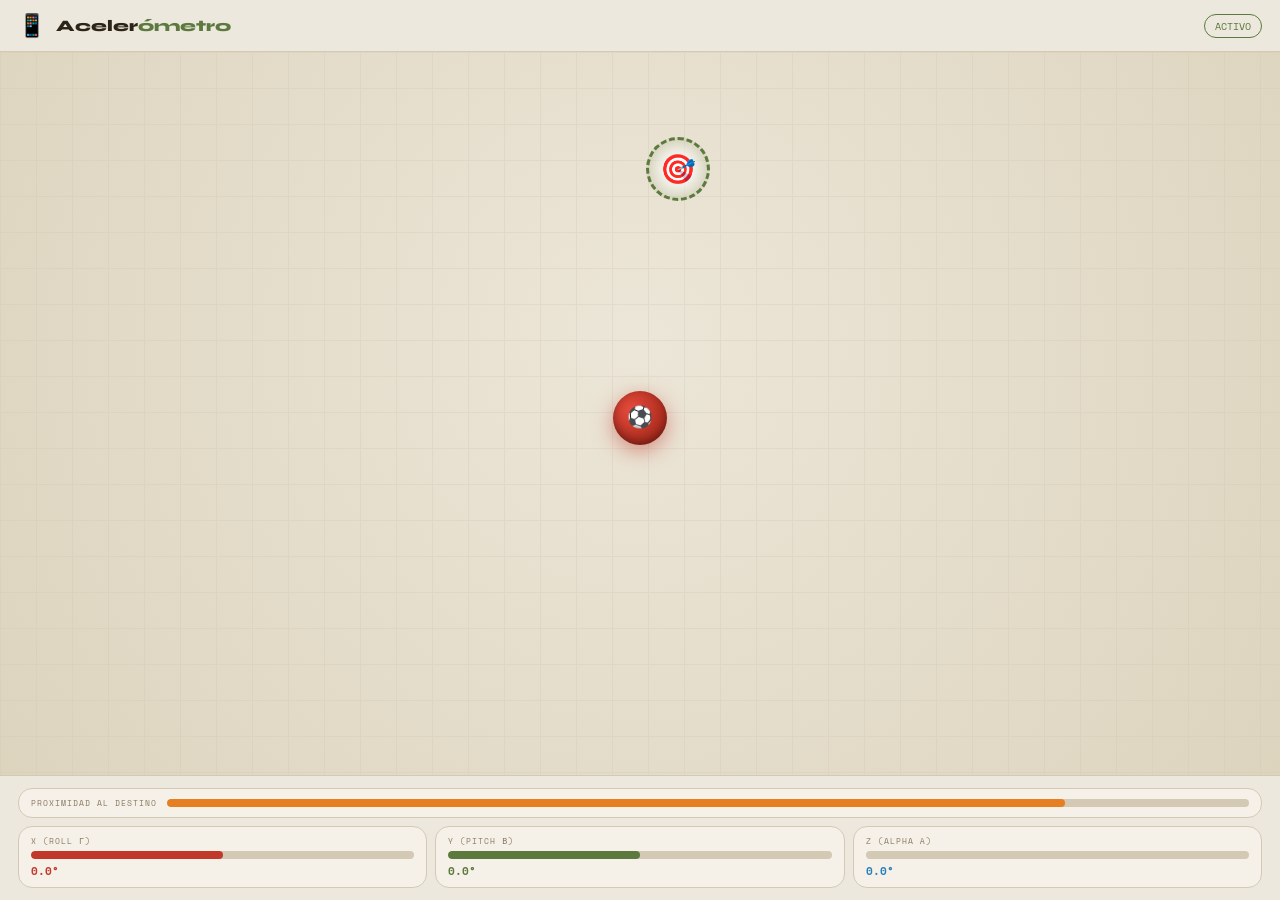
<file: Accelerometer/index.html>
<!DOCTYPE html>
<html lang="es">
<head>
  <meta charset="UTF-8" />
  <meta name="viewport" content="width=device-width, initial-scale=1.0, maximum-scale=1.0, user-scalable=no" />
  <title>Acelerómetro — Pitch & Roll</title>
  <link href="https://fonts.googleapis.com/css2?family=Space+Mono:wght@400;700&family=Syne:wght@600;800&display=swap" rel="stylesheet" />
  <style>
    :root {
      --bg: #f5f0e8;
      --surface: #ede8dd;
      --border: #d4c9b5;
      --accent: #5c7a3e;
      --accent2: #c0392b;
      --text: #2c2416;
      --muted: #8a7a62;
      --radius: 14px;
    }

    * { box-sizing: border-box; margin: 0; padding: 0; }

    body {
      font-family: 'Syne', sans-serif;
      background: var(--bg);
      color: var(--text);
      height: 100dvh;
      display: flex;
      flex-direction: column;
      overflow: hidden;
      user-select: none;
    }

    header {
      background: var(--surface);
      border-bottom: 1px solid var(--border);
      padding: 12px 18px;
      display: flex;
      align-items: center;
      gap: 10px;
      flex-shrink: 0;
    }

    header .logo { font-size: 1.4rem; }
    header h1 { font-size: 1rem; font-weight: 800; }
    header h1 span { color: var(--accent); }

    .status-badge {
      margin-left: auto;
      font-family: 'Space Mono', monospace;
      font-size: 0.6rem;
      padding: 4px 10px;
      border-radius: 20px;
      border: 1.5px solid var(--border);
      color: var(--muted);
    }

    .status-badge.active {
      border-color: var(--accent);
      color: var(--accent);
      animation: pulse 2s infinite;
    }

    @keyframes pulse {
      0%, 100% { opacity: 1; }
      50% { opacity: 0.4; }
    }

    #arena {
      flex: 1;
      position: relative;
      overflow: hidden;
      background: radial-gradient(circle at 50% 40%, #ece6d8, #ddd4be);
    }

    #arena::before {
      content: '';
      position: absolute;
      inset: 0;
      background-image:
        linear-gradient(var(--border) 1px, transparent 1px),
        linear-gradient(90deg, var(--border) 1px, transparent 1px);
      background-size: 36px 36px;
      opacity: 0.35;
      pointer-events: none;
    }

    #target {
      position: absolute;
      width: 64px; height: 64px;
      border-radius: 50%;
      background: radial-gradient(circle, #fff 20%, rgba(92,122,62,0.1) 70%);
      border: 3px dashed var(--accent);
      transform: translate(-50%, -50%);
      display: flex; align-items: center; justify-content: center;
      font-size: 1.8rem;
      animation: pulse-target 2s infinite;
    }

    @keyframes pulse-target {
      0%, 100% { box-shadow: 0 0 0 0 rgba(92,122,62,0.4); }
      50%       { box-shadow: 0 0 0 16px rgba(92,122,62,0); }
    }

    #ball {
      position: absolute;
      width: 54px; height: 54px;
      border-radius: 50%;
      background: radial-gradient(circle at 35% 35%, #e74c3c, #8e1c10);
      box-shadow: 0 6px 20px rgba(192,57,43,0.5), inset 0 -4px 8px rgba(0,0,0,0.3);
      transform: translate(-50%, -50%);
      z-index: 5;
      display: flex; align-items: center; justify-content: center;
      font-size: 1.3rem;
    }

    #ball.won {
      background: radial-gradient(circle at 35% 35%, #2ecc71, #1a7a43);
      box-shadow: 0 6px 24px rgba(46,204,113,0.6);
      animation: victory 0.5s ease;
    }

    @keyframes victory {
      0%   { transform: translate(-50%, -50%) scale(1); }
      50%  { transform: translate(-50%, -50%) scale(1.6); }
      100% { transform: translate(-50%, -50%) scale(1); }
    }

    #panel {
      background: var(--surface);
      border-top: 1px solid var(--border);
      padding: 12px 18px;
      flex-shrink: 0;
      display: flex;
      flex-direction: column;
      gap: 8px;
    }

    .data-row { display: flex; gap: 8px; }

    .data-card {
      flex: 1;
      background: var(--bg);
      border: 1px solid var(--border);
      border-radius: var(--radius);
      padding: 8px 12px;
    }

    .data-card .lbl {
      font-family: 'Space Mono', monospace;
      font-size: 0.52rem;
      color: var(--muted);
      text-transform: uppercase;
      letter-spacing: 1px;
      margin-bottom: 3px;
    }

    .data-card .val {
      font-family: 'Space Mono', monospace;
      font-size: 0.9rem;
      font-weight: 700;
    }

    .data-card .val.green  { color: var(--accent); }
    .data-card .val.red    { color: var(--accent2); }
    .data-card .val.orange { color: #e67e22; }

    .progress-wrap {
      display: flex;
      align-items: center;
      gap: 10px;
      background: var(--bg);
      border: 1px solid var(--border);
      border-radius: var(--radius);
      padding: 8px 12px;
    }

    .progress-wrap .lbl {
      font-family: 'Space Mono', monospace;
      font-size: 0.52rem;
      color: var(--muted);
      text-transform: uppercase;
      letter-spacing: 1px;
      white-space: nowrap;
    }

    .bar { flex: 1; height: 8px; background: var(--border); border-radius: 4px; overflow: hidden; }
    .bar-fill { height: 100%; border-radius: 4px; background: var(--accent); transition: width 0.15s, background 0.15s; }
    .bar-fill.near { background: #e67e22; }
    .bar-fill.won  { background: #27ae60; }

    #perm-overlay {
      position: absolute;
      inset: 0;
      background: rgba(245,240,232,0.96);
      display: flex;
      flex-direction: column;
      align-items: center;
      justify-content: center;
      gap: 16px;
      z-index: 100;
      text-align: center;
      padding: 30px;
    }

    #perm-overlay h2 { font-size: 1.3rem; font-weight: 800; }
    #perm-overlay p  { color: var(--muted); font-size: 0.85rem; line-height: 1.6; }

    .btn {
      font-family: 'Syne', sans-serif;
      font-weight: 700;
      font-size: 0.9rem;
      padding: 12px 28px;
      border-radius: 30px;
      border: none;
      cursor: pointer;
      background: var(--accent);
      color: #fff;
      box-shadow: 0 4px 16px rgba(92,122,62,0.3);
    }

    #toast {
      position: fixed;
      bottom: 130px;
      left: 50%;
      transform: translateX(-50%) translateY(20px);
      background: var(--accent);
      color: #fff;
      font-family: 'Syne', sans-serif;
      font-weight: 700;
      font-size: 0.9rem;
      padding: 12px 24px;
      border-radius: 30px;
      opacity: 0;
      transition: all 0.3s;
      z-index: 999;
      pointer-events: none;
    }
    #toast.show { opacity: 1; transform: translateX(-50%) translateY(0); }
  </style>
</head>
<body>

<header>
  <div class="logo">📱</div>
  <h1>Aceler<span>ómetro</span></h1>
  <div class="status-badge" id="status-badge">INACTIVO</div>
</header>

<div id="arena">
  <div id="target">🎯</div>
  <div id="ball">⚽</div>

  <div id="perm-overlay">
    <div style="font-size:3rem">📱</div>
    <h2>Permiso de movimiento</h2>
    <p>Esta app necesita acceder al acelerómetro para detectar la inclinación del dispositivo.</p>
    <button class="btn" id="btn-perm">Activar acelerómetro</button>
  </div>
</div>

<div id="panel">
  <div class="progress-wrap">
    <span class="lbl">Proximidad al destino</span>
    <div class="bar"><div class="bar-fill" id="bar-fill" style="width:0%"></div></div>
  </div>

  <div class="data-row">
    <div class="data-card">
      <div class="lbl">X (Roll γ)</div>
      <div class="bar" style="margin-top:4px"><div class="bar-fill" id="acc-x-bar" style="width:50%;background:#c0392b"></div></div>
      <div class="val red" id="acc-x-val" style="font-size:0.7rem;margin-top:3px">0.0°</div>
    </div>
    <div class="data-card">
      <div class="lbl">Y (Pitch β)</div>
      <div class="bar" style="margin-top:4px"><div class="bar-fill" id="acc-y-bar" style="width:50%;background:#5c7a3e"></div></div>
      <div class="val green" id="acc-y-val" style="font-size:0.7rem;margin-top:3px">0.0°</div>
    </div>
    <div class="data-card">
      <div class="lbl">Z (Alpha α)</div>
      <div class="bar" style="margin-top:4px"><div class="bar-fill" id="acc-z-bar" style="width:50%;background:#2980b9"></div></div>
      <div class="val" id="acc-z-val" style="font-size:0.7rem;margin-top:3px;color:#2980b9">0.0°</div>
    </div>
  </div>
</div>

<div id="toast"></div>

<script>
  const arena  = document.getElementById('arena');
  const ball   = document.getElementById('ball');
  const target = document.getElementById('target');
  const badge  = document.getElementById('status-badge');
  const toast  = document.getElementById('toast');

  let ballX, ballY, targetX, targetY, won = false;

  function initPositions() {
    const w = arena.clientWidth, h = arena.clientHeight;
    ballX = w / 2; ballY = h / 2;
    targetX = 60 + Math.random() * (w - 120);
    targetY = 60 + Math.random() * (h - 120);
    ball.style.left   = ballX + 'px';
    ball.style.top    = ballY + 'px';
    target.style.left = targetX + 'px';
    target.style.top  = targetY + 'px';
    ball.classList.remove('won');
    won = false;
  }

  function updateBall() {
    const w = arena.clientWidth, h = arena.clientHeight;
    ballX = Math.max(27, Math.min(w - 27, ballX));
    ballY = Math.max(27, Math.min(h - 27, ballY));
    ball.style.left = ballX + 'px';
    ball.style.top  = ballY + 'px';

    const dx = targetX - ballX, dy = targetY - ballY;
    const dist = Math.sqrt(dx * dx + dy * dy);


    const maxDist = Math.sqrt(w * w + h * h);
    const pct = Math.max(0, 100 - (dist / maxDist) * 100);
    const fill = document.getElementById('bar-fill');
    fill.style.width = pct + '%';
    fill.className = 'bar-fill' + (pct > 85 ? ' won' : pct > 60 ? ' near' : '');

    if (dist < 35 && !won) {
      won = true;
      ball.classList.add('won');
      if (navigator.vibrate) navigator.vibrate([200, 100, 200]);
      showToast('🎉 ¡Llegaste al destino!');
      setTimeout(initPositions, 2000);
    }
  }

  function startAccel() {
    badge.textContent = 'ACTIVO';
    badge.classList.add('active');

    window.addEventListener('deviceorientation', (e) => {
      const pitch = e.beta  ?? 0;
      const roll  = e.gamma ?? 0;
      const alpha = e.alpha ?? 0;



      // X = roll (-90..90 → 0..100%)
      const xPct = Math.max(0, Math.min(100, (roll + 90) / 180 * 100));
      document.getElementById('acc-x-bar').style.width = xPct + '%';
      document.getElementById('acc-x-val').textContent = roll.toFixed(1) + '°';

      // Y = pitch (-180..180 → 0..100%)
      const yPct = Math.max(0, Math.min(100, (pitch + 180) / 360 * 100));
      document.getElementById('acc-y-bar').style.width = yPct + '%';
      document.getElementById('acc-y-val').textContent = pitch.toFixed(1) + '°';

      // Z = alpha (0..360 → 0..100%)
      const zPct = (alpha / 360) * 100;
      document.getElementById('acc-z-bar').style.width = zPct + '%';
      document.getElementById('acc-z-val').textContent = alpha.toFixed(1) + '°';

      ballX += roll  * 0.4;
      ballY += pitch * 0.4;
      updateBall();
    });
  }

  document.getElementById('btn-perm').addEventListener('click', async () => {
    if (typeof DeviceOrientationEvent !== 'undefined' &&
        typeof DeviceOrientationEvent.requestPermission === 'function') {
      try {
        const p = await DeviceOrientationEvent.requestPermission();
        if (p === 'granted') {
          document.getElementById('perm-overlay').style.display = 'none';
          initPositions();
          startAccel();
        }
      } catch(e) {}
    } else {
      document.getElementById('perm-overlay').style.display = 'none';
      initPositions();
      startAccel();
    }
  });

  function showToast(msg) {
    toast.textContent = msg;
    toast.classList.add('show');
    setTimeout(() => toast.classList.remove('show'), 2500);
  }

  // Android/Desktop: sin permiso necesario
  if (typeof DeviceOrientationEvent === 'undefined' ||
      typeof DeviceOrientationEvent.requestPermission !== 'function') {
    document.getElementById('perm-overlay').style.display = 'none';
    initPositions();
    startAccel();
  }
</script>
</body>
</html>
</file>
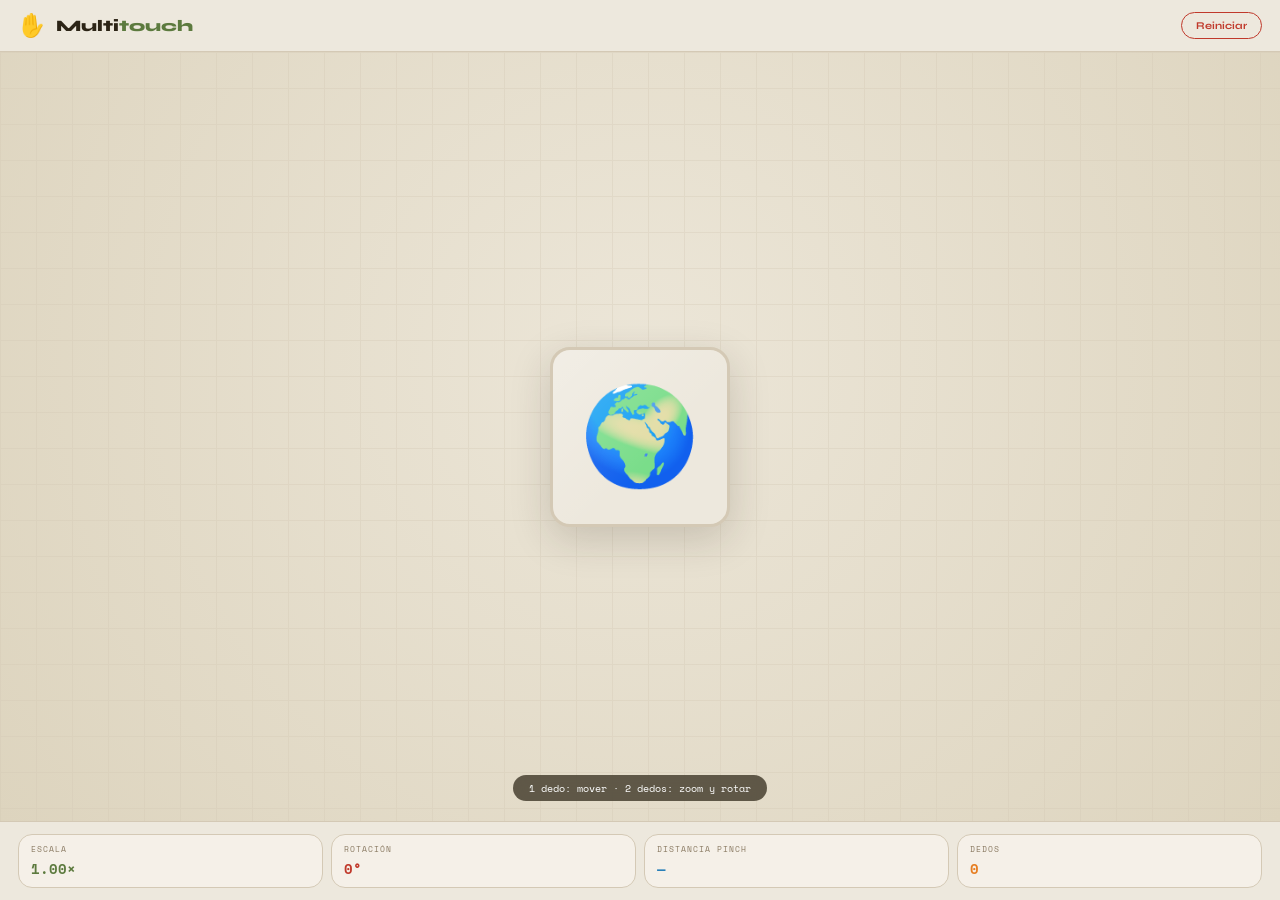
<file: Multitouch/index.html>
<!DOCTYPE html>
<html lang="es">
<head>
  <meta charset="UTF-8" />
  <meta name="viewport" content="width=device-width, initial-scale=1.0, maximum-scale=1.0, user-scalable=no" />
  <title>Multi-touch — Pinch & Rotate</title>
  <link href="https://fonts.googleapis.com/css2?family=Space+Mono:wght@400;700&family=Syne:wght@600;800&display=swap" rel="stylesheet" />
  <style>
    :root {
      --bg: #f5f0e8;
      --surface: #ede8dd;
      --border: #d4c9b5;
      --accent: #5c7a3e;
      --accent2: #c0392b;
      --text: #2c2416;
      --muted: #8a7a62;
      --radius: 14px;
    }

    * { box-sizing: border-box; margin: 0; padding: 0; }

    body {
      font-family: 'Syne', sans-serif;
      background: var(--bg);
      color: var(--text);
      height: 100dvh;
      display: flex;
      flex-direction: column;
      overflow: hidden;
      user-select: none;
      touch-action: none;
    }

    header {
      background: var(--surface);
      border-bottom: 1px solid var(--border);
      padding: 12px 18px;
      display: flex;
      align-items: center;
      gap: 10px;
      flex-shrink: 0;
    }

    header .logo { font-size: 1.4rem; }
    header h1 { font-size: 1rem; font-weight: 800; }
    header h1 span { color: var(--accent); }

    .btn-reset {
      margin-left: auto;
      font-family: 'Syne', sans-serif;
      font-weight: 700;
      font-size: 0.65rem;
      padding: 6px 14px;
      border-radius: 20px;
      border: 1.5px solid var(--accent2);
      background: transparent;
      color: var(--accent2);
      cursor: pointer;
    }

    /* Arena */
    #arena {
      flex: 1;
      position: relative;
      overflow: hidden;
      background: radial-gradient(circle at 50% 40%, #ece6d8, #ddd4be);
      display: flex;
      align-items: center;
      justify-content: center;
      touch-action: none;
    }

    #arena::before {
      content: '';
      position: absolute;
      inset: 0;
      background-image:
        linear-gradient(var(--border) 1px, transparent 1px),
        linear-gradient(90deg, var(--border) 1px, transparent 1px);
      background-size: 36px 36px;
      opacity: 0.35;
      pointer-events: none;
    }

    /* Imagen interactiva */
    #img-wrap {
      position: absolute;
      width: 180px;
      height: 180px;
      cursor: grab;
      will-change: transform;
    }

    #img-wrap:active { cursor: grabbing; }

    #img-wrap .card {
      width: 100%; height: 100%;
      background: var(--surface);
      border: 3px solid var(--border);
      border-radius: 20px;
      box-shadow: 0 12px 40px rgba(44,36,22,0.18);
      display: flex;
      align-items: center;
      justify-content: center;
      font-size: 6rem;
      transition: box-shadow 0.2s;
      position: relative;
      overflow: hidden;
    }

    #img-wrap .card::after {
      content: '';
      position: absolute;
      inset: 0;
      border-radius: 18px;
      background: linear-gradient(135deg, rgba(255,255,255,0.25) 0%, transparent 60%);
      pointer-events: none;
    }

    #img-wrap.touching .card {
      box-shadow: 0 20px 60px rgba(44,36,22,0.28);
    }

    /* Indicadores de dedos */
    .finger-dot {
      position: absolute;
      width: 40px; height: 40px;
      border-radius: 50%;
      transform: translate(-50%, -50%);
      pointer-events: none;
      z-index: 50;
      display: flex; align-items: center; justify-content: center;
      font-family: 'Space Mono', monospace;
      font-size: 0.6rem;
      font-weight: 700;
      color: #fff;
    }

    .finger-dot.f1 { background: rgba(192,57,43,0.7); border: 2px solid var(--accent2); }
    .finger-dot.f2 { background: rgba(92,122,62,0.7); border: 2px solid var(--accent); }

    /* Línea entre dedos */
    #finger-line {
      position: absolute;
      pointer-events: none;
      z-index: 49;
    }

    /* Panel */
    #panel {
      background: var(--surface);
      border-top: 1px solid var(--border);
      padding: 12px 18px;
      flex-shrink: 0;
      display: flex;
      flex-direction: column;
      gap: 8px;
    }

    .data-row { display: flex; gap: 8px; }

    .data-card {
      flex: 1;
      background: var(--bg);
      border: 1px solid var(--border);
      border-radius: var(--radius);
      padding: 8px 12px;
    }

    .data-card .lbl {
      font-family: 'Space Mono', monospace;
      font-size: 0.52rem;
      color: var(--muted);
      text-transform: uppercase;
      letter-spacing: 1px;
      margin-bottom: 3px;
    }

    .data-card .val {
      font-family: 'Space Mono', monospace;
      font-size: 0.9rem;
      font-weight: 700;
      color: var(--text);
    }

    .data-card .val.green { color: var(--accent); }
    .data-card .val.red   { color: var(--accent2); }
    .data-card .val.blue  { color: #2980b9; }
    .data-card .val.orange { color: #e67e22; }

    /* Hint */
    #hint {
      position: absolute;
      bottom: 20px;
      left: 50%;
      transform: translateX(-50%);
      background: rgba(44,36,22,0.72);
      color: #fff;
      font-family: 'Space Mono', monospace;
      font-size: 0.6rem;
      padding: 6px 16px;
      border-radius: 20px;
      pointer-events: none;
      backdrop-filter: blur(6px);
      white-space: nowrap;
      z-index: 10;
      transition: opacity 0.4s;
    }

    #hint.hidden { opacity: 0; }
  </style>
</head>
<body>

<header>
  <div class="logo">✋</div>
  <h1>Multi<span>touch</span></h1>
  <button class="btn-reset" id="btn-reset">Reiniciar</button>
</header>

<div id="arena">
  <div id="img-wrap">
    <div class="card" id="card">🌍</div>
  </div>
  <canvas id="finger-line"></canvas>
  <div id="hint">1 dedo: mover · 2 dedos: zoom y rotar</div>
</div>

<div id="panel">
  <div class="data-row">
    <div class="data-card">
      <div class="lbl">Escala</div>
      <div class="val green" id="val-scale">1.00×</div>
    </div>
    <div class="data-card">
      <div class="lbl">Rotación</div>
      <div class="val red" id="val-rotate">0°</div>
    </div>
    <div class="data-card">
      <div class="lbl">Distancia pinch</div>
      <div class="val blue" id="val-pinch">—</div>
    </div>
    <div class="data-card">
      <div class="lbl">Dedos</div>
      <div class="val orange" id="val-fingers">0</div>
    </div>
  </div>
</div>

<script>
  // ── Estado imagen ──
  let posX = 0, posY = 0;
  let scale = 1, rotation = 0;
  let startPosX = 0, startPosY = 0;
  let lastDist = null, lastAngle = null;
  let startTouchX = 0, startTouchY = 0;

  const imgWrap = document.getElementById('img-wrap');
  const arena   = document.getElementById('arena');
  const canvas  = document.getElementById('finger-line');
  const ctx     = canvas.getContext('2d');
  const hint    = document.getElementById('hint');

  let hintHidden = false;

  function resizeCanvas() {
    canvas.width  = arena.clientWidth;
    canvas.height = arena.clientHeight;
  }
  resizeCanvas();
  window.addEventListener('resize', resizeCanvas);

  function applyTransform() {
    imgWrap.style.transform =
      `translate(calc(-50% + ${posX}px), calc(-50% + ${posY}px)) ` +
      `scale(${scale}) rotate(${rotation}deg)`;
    imgWrap.style.left = '50%';
    imgWrap.style.top  = '50%';

    document.getElementById('val-scale').textContent  = scale.toFixed(2) + '×';
    document.getElementById('val-rotate').textContent = Math.round(((rotation % 360) + 360) % 360) + '°';
  }

  function getTouchDist(t1, t2) {
    const dx = t1.clientX - t2.clientX;
    const dy = t1.clientY - t2.clientY;
    return Math.sqrt(dx * dx + dy * dy);
  }

  function getTouchAngle(t1, t2) {
    return Math.atan2(t2.clientY - t1.clientY, t2.clientX - t1.clientX) * 180 / Math.PI;
  }

  function drawFingerLine(t1, t2) {
    const rect = arena.getBoundingClientRect();
    const x1 = t1.clientX - rect.left, y1 = t1.clientY - rect.top;
    const x2 = t2.clientX - rect.left, y2 = t2.clientY - rect.top;

    ctx.clearRect(0, 0, canvas.width, canvas.height);

    // Línea
    ctx.beginPath();
    ctx.setLineDash([6, 4]);
    ctx.strokeStyle = 'rgba(44,36,22,0.3)';
    ctx.lineWidth = 2;
    ctx.moveTo(x1, y1);
    ctx.lineTo(x2, y2);
    ctx.stroke();

    // Punto dedo 1
    ctx.beginPath();
    ctx.arc(x1, y1, 18, 0, Math.PI * 2);
    ctx.fillStyle = 'rgba(192,57,43,0.65)';
    ctx.fill();
    ctx.strokeStyle = '#c0392b';
    ctx.lineWidth = 2;
    ctx.setLineDash([]);
    ctx.stroke();

    // Punto dedo 2
    ctx.beginPath();
    ctx.arc(x2, y2, 18, 0, Math.PI * 2);
    ctx.fillStyle = 'rgba(92,122,62,0.65)';
    ctx.fill();
    ctx.strokeStyle = '#5c7a3e';
    ctx.lineWidth = 2;
    ctx.stroke();

    // Midpoint
    const mx = (x1 + x2) / 2, my = (y1 + y2) / 2;
    ctx.beginPath();
    ctx.arc(mx, my, 5, 0, Math.PI * 2);
    ctx.fillStyle = 'rgba(44,36,22,0.4)';
    ctx.fill();
  }

  function clearCanvas() {
    ctx.clearRect(0, 0, canvas.width, canvas.height);
  }

  // ── Touch events ──
  arena.addEventListener('touchstart', (e) => {
    e.preventDefault();
    const n = e.touches.length;
    document.getElementById('val-fingers').textContent = n;

    if (!hintHidden) { hint.classList.add('hidden'); hintHidden = true; }
    imgWrap.classList.add('touching');

    if (n === 1) {
      startTouchX = e.touches[0].clientX - posX;
      startTouchY = e.touches[0].clientY - posY;
    }

    if (n === 2) {
      lastDist  = getTouchDist(e.touches[0], e.touches[1]);
      lastAngle = getTouchAngle(e.touches[0], e.touches[1]);
    }
  }, { passive: false });

  arena.addEventListener('touchmove', (e) => {
    e.preventDefault();
    const n = e.touches.length;
    document.getElementById('val-fingers').textContent = n;

    if (n === 1) {
      posX = e.touches[0].clientX - startTouchX;
      posY = e.touches[0].clientY - startTouchY;
      clearCanvas();
    }

    if (n >= 2) {
      const t1 = e.touches[0], t2 = e.touches[1];
      const dist  = getTouchDist(t1, t2);
      const angle = getTouchAngle(t1, t2);

      if (lastDist !== null) {
        scale *= dist / lastDist;
        scale = Math.max(0.2, Math.min(6, scale));
      }

      if (lastAngle !== null) {
        rotation += angle - lastAngle;
      }

      lastDist  = dist;
      lastAngle = angle;

      document.getElementById('val-pinch').textContent = Math.round(dist) + ' px';
      drawFingerLine(t1, t2);
    }

    applyTransform();
  }, { passive: false });

  arena.addEventListener('touchend', (e) => {
    const n = e.touches.length;
    document.getElementById('val-fingers').textContent = n;
    if (n < 2) { lastDist = null; lastAngle = null; clearCanvas(); }
    if (n === 0) {
      imgWrap.classList.remove('touching');
      document.getElementById('val-pinch').textContent = '—';
    }
    if (n === 1) {
      startTouchX = e.touches[0].clientX - posX;
      startTouchY = e.touches[0].clientY - posY;
    }
  });

  // ── Reiniciar ──
  document.getElementById('btn-reset').addEventListener('click', () => {
    posX = 0; posY = 0; scale = 1; rotation = 0;
    applyTransform();
  });

</script>
</body>
</html>
</file>
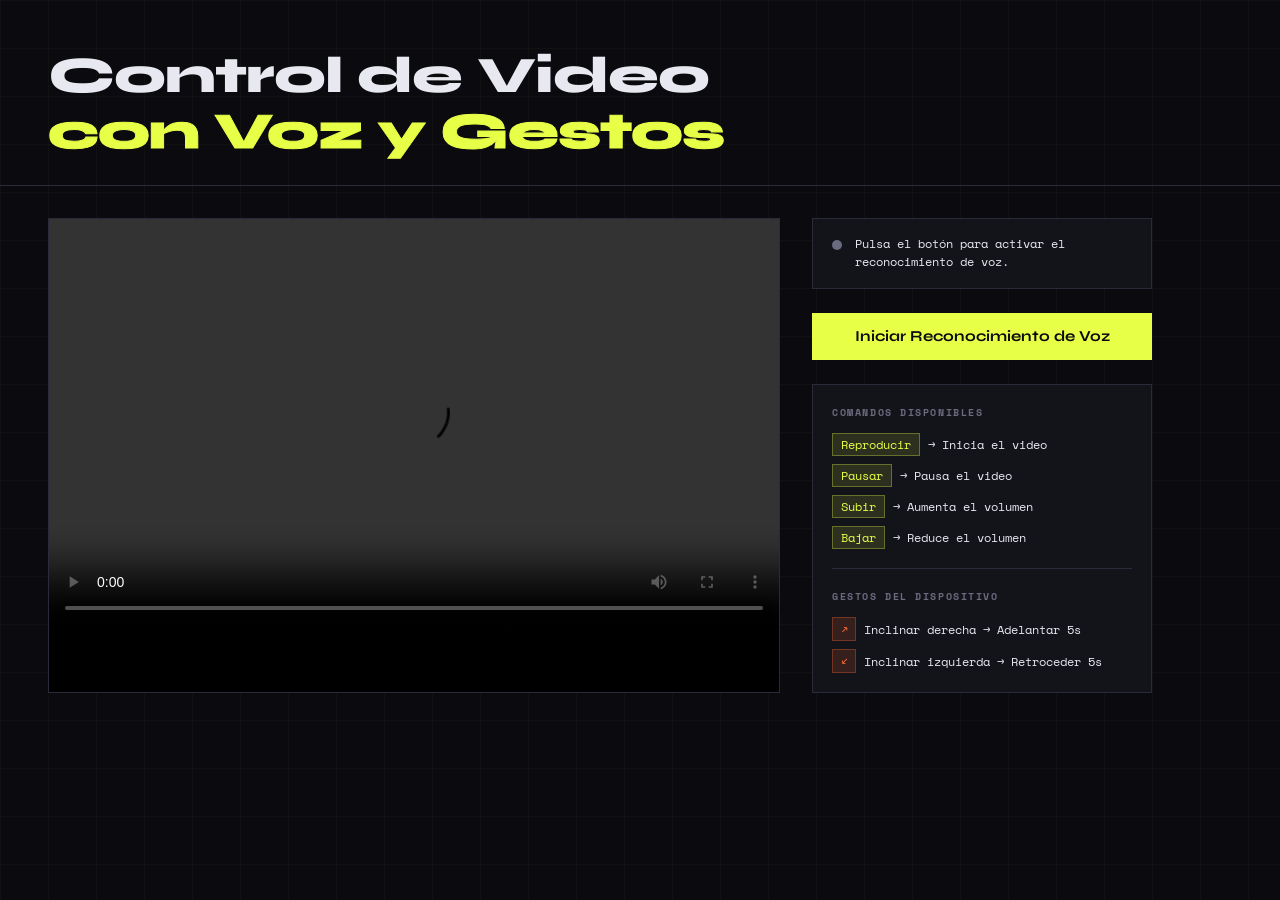
<file: Speech_Recognition/index.html>
<!DOCTYPE html>
<html lang="es">

<head>
    <meta charset="UTF-8">
    <meta name="viewport" content="width=device-width, initial-scale=1.0">
    <title>Control de Video con Voz y Gestos</title>
    <link rel="stylesheet" href="style.css">
    <link href="https://fonts.googleapis.com/css2?family=Space+Mono:wght@400;700&family=Syne:wght@400;700;800&display=swap" rel="stylesheet">
</head>

<body>

    <div class="bg-grid"></div>

    <header>
        <h1>Control de Video<br><em>con Voz y Gestos</em></h1>
    </header>

    <main>
        <div class="video-wrapper">
            <video id="video" controls>
                <source src="https://www.w3schools.com/html/mov_bbb.mp4" type="video/mp4">
                Tu navegador no soporta videos.
            </video>
            <div class="video-overlay" id="videoOverlay"></div>
        </div>

        <div class="controls-panel">
            <div class="status-bar">
                <span class="indicator" id="indicator"></span>
                <p id="log">Pulsa el botón para activar el reconocimiento de voz.</p>
            </div>

            <button id="startBtn" onclick="startRecognition()">
                Iniciar Reconocimiento de Voz
            </button>

            <div id="commands">
                <h2>Comandos disponibles</h2>
                <ul>
                    <li><kbd>Reproducir</kbd> → Inicia el video</li>
                    <li><kbd>Pausar</kbd> → Pausa el video</li>
                    <li><kbd>Subir</kbd> → Aumenta el volumen</li>
                    <li><kbd>Bajar</kbd> → Reduce el volumen</li>
                </ul>
                <div class="gesture-info">
                    <h2>Gestos del dispositivo</h2>
                    <ul>
                        <li><span class="gesture-icon">↗</span> Inclinar derecha → Adelantar 5s</li>
                        <li><span class="gesture-icon">↙</span> Inclinar izquierda → Retroceder 5s</li>
                    </ul>
                </div>
            </div>
        </div>
    </main>

    <script src="script.js" defer></script>
</body>

</html>
</file>
<file: Speech_Recognition/style.css>
@import url('https://fonts.googleapis.com/css2?family=Space+Mono:wght@400;700&family=Syne:wght@400;700;800&display=swap');

/* ── Variables ─────────────────────────────────────────── */
:root {
    --bg: #0a0a0f;
    --surface: #13131a;
    --border: #2a2a3a;
    --accent: #e8ff47;
    --accent2: #ff6b35;
    --text: #e8e8f0;
    --muted: #6b6b80;
    --error: #ff4560;
    --font-display: 'Syne', sans-serif;
    --font-mono: 'Space Mono', monospace;
}

/* ── Reset & Base ──────────────────────────────────────── */
*, *::before, *::after { box-sizing: border-box; margin: 0; padding: 0; }

body {
    background: var(--bg);
    color: var(--text);
    font-family: var(--font-display);
    min-height: 100vh;
    overflow-x: hidden;
}

/* ── Background grid ───────────────────────────────────── */
.bg-grid {
    position: fixed;
    inset: 0;
    background-image:
        linear-gradient(rgba(232,255,71,0.03) 1px, transparent 1px),
        linear-gradient(90deg, rgba(232,255,71,0.03) 1px, transparent 1px);
    background-size: 48px 48px;
    pointer-events: none;
    z-index: 0;
}

/* ── Header ────────────────────────────────────────────── */
header {
    position: relative;
    z-index: 1;
    padding: 3rem 3rem 1.5rem;
    border-bottom: 1px solid var(--border);
}

.tag {
    font-family: var(--font-mono);
    font-size: 0.7rem;
    letter-spacing: 0.2em;
    color: var(--accent);
    background: rgba(232,255,71,0.1);
    padding: 4px 10px;
    border: 1px solid rgba(232,255,71,0.3);
    display: inline-block;
    margin-bottom: 1rem;
}

h1 {
    font-size: clamp(2rem, 4vw, 3.5rem);
    font-weight: 800;
    line-height: 1.1;
    letter-spacing: -0.02em;
}

h1 em {
    font-style: normal;
    color: var(--accent);
    -webkit-text-stroke: 1px var(--accent);
}

/* ── Main layout ───────────────────────────────────────── */
main {
    position: relative;
    z-index: 1;
    display: grid;
    grid-template-columns: 1fr 340px;
    gap: 2rem;
    padding: 2rem 3rem;
    max-width: 1200px;
}

/* ── Video ─────────────────────────────────────────────── */
.video-wrapper {
    position: relative;
    background: #000;
    border: 1px solid var(--border);
    overflow: hidden;
}

.video-wrapper::before {
    content: '';
    position: absolute;
    inset: -1px;
    border: 1px solid var(--accent);
    opacity: 0.3;
    pointer-events: none;
    z-index: 2;
}

video {
    display: block;
    width: 100%;
    aspect-ratio: 16/9;
    object-fit: contain;
}

.video-overlay {
    position: absolute;
    inset: 0;
    display: flex;
    align-items: center;
    justify-content: center;
    font-size: 5rem;
    background: rgba(0,0,0,0.45);
    backdrop-filter: blur(4px);
    opacity: 0;
    transform: scale(0.8);
    transition: opacity 0.15s, transform 0.15s;
    pointer-events: none;
    z-index: 3;
}

.video-overlay.visible {
    opacity: 1;
    transform: scale(1);
}

/* ── Controls panel ────────────────────────────────────── */
.controls-panel {
    display: flex;
    flex-direction: column;
    gap: 1.5rem;
}

/* Status bar */
.status-bar {
    background: var(--surface);
    border: 1px solid var(--border);
    padding: 1rem 1.2rem;
    display: flex;
    align-items: flex-start;
    gap: 0.8rem;
}

.indicator {
    flex-shrink: 0;
    width: 10px;
    height: 10px;
    border-radius: 50%;
    background: var(--muted);
    margin-top: 5px;
    transition: background 0.3s;
}

.indicator.listening {
    background: var(--accent);
    animation: pulse 1s ease-in-out infinite;
}

.indicator.error {
    background: var(--error);
}

@keyframes pulse {
    0%, 100% { opacity: 1; transform: scale(1); }
    50% { opacity: 0.5; transform: scale(1.4); }
}

#log {
    font-family: var(--font-mono);
    font-size: 0.78rem;
    line-height: 1.5;
    color: var(--text);
}

/* Button */
button {
    display: flex;
    align-items: center;
    justify-content: center;
    gap: 0.6rem;
    width: 100%;
    padding: 0.9rem 1.5rem;
    background: var(--accent);
    color: #0a0a0f;
    border: none;
    font-family: var(--font-display);
    font-size: 0.95rem;
    font-weight: 700;
    cursor: pointer;
    transition: background 0.2s, transform 0.1s;
}

button svg {
    width: 18px;
    height: 18px;
    flex-shrink: 0;
}

button:hover {
    background: #f5ff70;
}

button:active {
    transform: scale(0.98);
}

button.active {
    background: var(--accent2);
    color: #fff;
}

/* Commands guide */
#commands {
    background: var(--surface);
    border: 1px solid var(--border);
    padding: 1.2rem;
    flex: 1;
}

#commands h2,
.gesture-info h2 {
    font-family: var(--font-mono);
    font-size: 0.65rem;
    letter-spacing: 0.15em;
    text-transform: uppercase;
    color: var(--muted);
    margin-bottom: 0.8rem;
}

.gesture-info {
    margin-top: 1.2rem;
    padding-top: 1.2rem;
    border-top: 1px solid var(--border);
}

#commands ul {
    list-style: none;
    display: flex;
    flex-direction: column;
    gap: 0.5rem;
}

#commands li {
    font-family: var(--font-mono);
    font-size: 0.78rem;
    color: var(--text);
    display: flex;
    align-items: center;
    gap: 0.5rem;
}

kbd {
    background: rgba(232,255,71,0.12);
    color: var(--accent);
    border: 1px solid rgba(232,255,71,0.3);
    padding: 2px 8px;
    font-family: var(--font-mono);
    font-size: 0.75rem;
    white-space: nowrap;
}

.gesture-icon {
    display: inline-flex;
    align-items: center;
    justify-content: center;
    width: 24px;
    height: 24px;
    background: rgba(255,107,53,0.15);
    color: var(--accent2);
    border: 1px solid rgba(255,107,53,0.3);
    font-size: 0.75rem;
    flex-shrink: 0;
}

/* ── Responsive ────────────────────────────────────────── */
@media (max-width: 768px) {
    header { padding: 2rem 1.5rem 1.2rem; }
    main {
        grid-template-columns: 1fr;
        padding: 1.5rem;
    }
}
</file>
